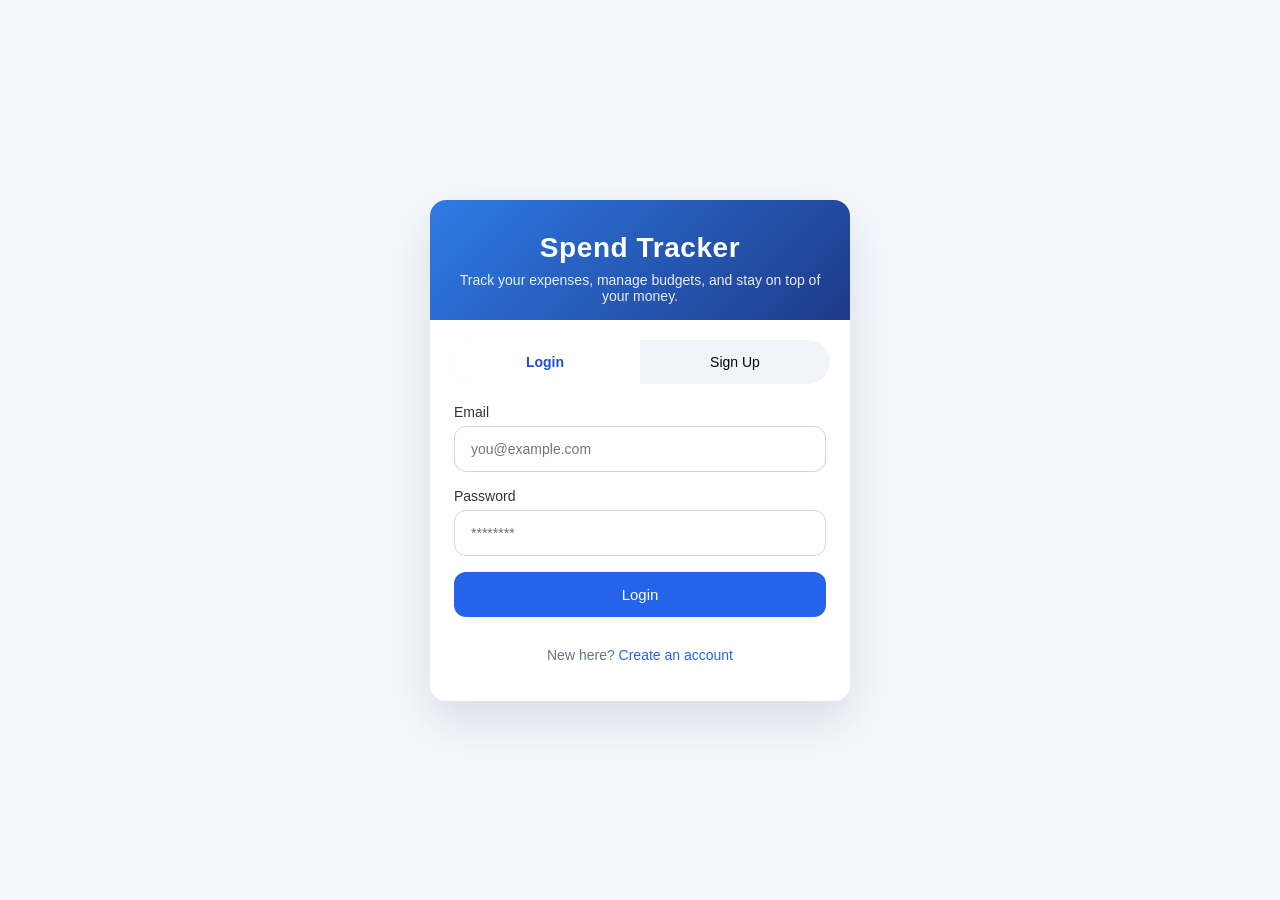
<file: public/index.html>
<!DOCTYPE html>
<html lang="en">
<head>
    <meta charset="UTF-8">
    <meta name="viewport" content="width=device-width, initial-scale=1.0">
    <title>Spend Tracker - Login</title>
    <link rel="stylesheet" href="login.css">
</head>
<body>
    <div class="container">
        <div class="brand">
            <h1>Spend Tracker</h1>
            <p>Track your expenses, manage budgets, and stay on top of your money.</p>
        </div>

        <div class="form-switch">
            <button id="loginTab" class="active" type="button">Login</button>
            <button id="signupTab" type="button">Sign Up</button>
        </div>

        <div class="form-content">
            <div id="alert" class="alert" style="display:none;"></div>

            <form id="loginForm">
                <div>
                    <label for="loginEmail">Email</label>
                    <input id="loginEmail" type="email" placeholder="you@example.com" required>
                </div>
                <div>
                    <label for="loginPassword">Password</label>
                    <input id="loginPassword" type="password" placeholder="********" required>
                </div>
                <button class="submit-button" type="submit" id="loginBtn">Login</button>
                <p class="hint">New here? <a href="#" id="switchToSignup">Create an account</a></p>
            </form>

            <form id="signupForm" style="display:none;">
                <div>
                    <label for="signupName">Full Name</label>
                    <input id="signupName" type="text" placeholder="Your name" required>
                </div>
                <div>
                    <label for="signupEmail">Email</label>
                    <input id="signupEmail" type="email" placeholder="you@example.com" required>
                </div>
                <div>
                    <label for="signupPassword">Password</label>
                    <input id="signupPassword" type="password" placeholder="Create a password (min 6 chars)" required>
                </div>
                <button class="submit-button" type="submit" id="signupBtn">Sign Up</button>
                <p class="hint">Already registered? <a href="#" id="switchToLogin">Log in instead</a></p>
            </form>
        </div>
    </div>

    <script src="script.js"></script>
</body>
</html>
</file>
<file: public/login.css>
:root {
    font-family: Arial, sans-serif;
    color: #333;
    background: #f4f7fb;
}

* {
    box-sizing: border-box;
}

body {
    margin: 0;
    min-height: 100vh;
    display: flex;
    align-items: center;
    justify-content: center;
    padding: 20px;
}

.container {
    width: 100%;
    max-width: 420px;
    background: #ffffff;
    border-radius: 16px;
    box-shadow: 0 20px 45px rgba(35, 35, 90, 0.12);
    overflow: hidden;
}

.brand {
    padding: 32px 24px 16px;
    text-align: center;
    background: linear-gradient(135deg, #2e7be5, #1e3a8a);
    color: white;
}

.brand h1 {
    margin: 0;
    font-size: 28px;
    letter-spacing: 0.02em;
}

.brand p {
    margin: 8px 0 0;
    font-size: 14px;
    opacity: 0.9;
}

.form-switch {
    display: flex;
    background: #f1f5f9;
    margin: 20px;
    border-radius: 999px;
    overflow: hidden;
}

.form-switch button {
    flex: 1;
    border: none;
    padding: 14px 0;
    font-size: 14px;
    cursor: pointer;
    background: transparent;
    transition: background 0.25s ease;
}

.form-switch button.active {
    background: white;
    color: #1d4ed8;
    font-weight: 700;
}

.form-content {
    padding: 0 24px 24px;
}

form {
    display: grid;
    gap: 16px;
}

label {
    font-size: 14px;
    margin-bottom: 6px;
    display: block;
}

input {
    width: 100%;
    padding: 14px 16px;
    border: 1px solid #d1d5db;
    border-radius: 12px;
    font-size: 14px;
    outline: none;
    transition: border-color 0.2s ease, box-shadow 0.2s ease;
}

input:focus {
    border-color: #3b82f6;
    box-shadow: 0 0 0 4px rgba(59, 130, 246, 0.12);
}

.submit-button {
    background: #2563eb;
    border: none;
    padding: 14px;
    color: white;
    font-size: 15px;
    border-radius: 12px;
    cursor: pointer;
    transition: background 0.2s ease;
}

.submit-button:hover {
    background: #1d4ed8;
}

.hint {
    text-align: center;
    color: #64748b;
    font-size: 14px;
}

.hint a {
    color: #2563eb;
    text-decoration: none;
}

.alert {
    padding: 12px 16px;
    border-radius: 12px;
    background: #eef2ff;
    color: #1e3a8a;
    border: 1px solid #c7d2fe;
    font-size: 14px;
}
</file>
<file: public/style.css>
@import url('https://fonts.googleapis.com/css2?family=Roboto:wght@400;700&display=swap');

* {
    margin: 0;
    padding: 0;
    box-sizing: border-box;
    font-family: 'Roboto', sans-serif;
}

::-webkit-scrollbar { width: 0; }

body {
    background-color: rgb(226, 226, 226);
    color: #333;
}

h1 { margin: 0; font-size: 24px; }

.form-group {
    display: flex;
    flex-wrap: wrap;
    gap: 10px;
    padding: 15px 20px;
    background-color: #f5f5f5;
    border-bottom: 1px solid #ddd;
}

.form-group input,
.form-group select,
.form-group button {
    padding: 10px 15px;
    border: 1px solid #ccc;
    font-size: 14px;
    border-radius: 6px;
}

.form-group button {
    background-color: #28a745;
    color: white;
    border: none;
    cursor: pointer;
    transition: 0.3s;
}

.form-group button:hover { background-color: #218838; }
button:disabled { opacity: 0.5; pointer-events: none; }

.form-group input,
.form-group select { flex: 1; min-width: 120px; }
.form-group button { flex: 0 0 auto; }

table {
    width: 100%;
    border-collapse: collapse;
    margin: 20px 0;
}

table th, table td {
    padding: 12px;
    text-align: left;
    border: 1px solid #ddd;
}

table th { background-color: #f4f4f4; }

.empty-table-message {
    text-align: center;
    font-size: 16px;
    font-weight: bold;
    color: #888;
    padding: 20px;
}

.cat-badge {
    display: inline-block;
    padding: 3px 10px;
    border-radius: 12px;
    font-size: 12px;
    font-weight: bold;
    color: white;
}
.cat-food          { background: #f97316; }
.cat-transport     { background: #3b82f6; }
.cat-entertainment { background: #a855f7; }
.cat-utilities     { background: #10b981; }
.cat-others        { background: #6b7280; }

.actions button {
    margin: 0 5px;
    padding: 8px 12px;
    border: none;
    cursor: pointer;
    border-radius: 20px;
    font-size: 14px;
    font-weight: bold;
    transition: 0.3s;
}

.edit-btn {
    background-color: #007bff; color: white;
    border: none; outline: none;
    border-radius: 10px; padding: 10px 12px;
    cursor: pointer; font-size: 16px;
}
.edit-btn:hover { background-color: #0056b3; }

.delete-btn {
    background-color: #dc3545; color: white;
    border: none; outline: none;
    border-radius: 10px; padding: 10px 12px;
    cursor: pointer; font-size: 16px;
}
.delete-btn:hover { background-color: #c82333; }

.filter-group {
    display: flex;
    justify-content: space-between;
    align-items: center;
    padding: 0 20px 20px;
}

.total { font-size: 16px; font-weight: bold; }

.modal {
    position: fixed; top: 0; left: 0;
    width: 100%; height: 100%;
    background-color: rgba(0,0,0,0.6);
    display: none;
    justify-content: center;
    align-items: center;
    z-index: 1000;
}

.modal-content {
    background-color: white;
    padding: 20px 30px;
    border-radius: 10px;
    width: 400px;
    box-shadow: 0 6px 15px rgba(0,0,0,0.3);
    text-align: center;
    animation: fadeIn 0.3s ease-in-out;
}

@keyframes fadeIn {
    from { opacity: 0; transform: scale(0.9); }
    to   { opacity: 1; transform: scale(1); }
}

.modal-content h2 { margin-bottom: 20px; font-size: 20px; color: #333; }

.modal-content input,
.modal-content select {
    margin: 10px 0; padding: 10px;
    width: 100%; font-size: 14px;
    border-radius: 6px; border: 1px solid #ccc;
}

.modal-content button {
    border: none; cursor: pointer;
    padding: 10px 15px; border-radius: 15px;
    margin: 10px 0; font-size: 14px;
}

.modal-content .confirm-btn {
    background-color: #28a745; color: white;
    font-weight: bold; transition: 0.3s;
}
.modal-content .confirm-btn:hover { background-color: #218838; }

.modal-content .cancel-btn {
    background-color: #dc3545; color: white;
    font-weight: bold; transition: 0.3s;
}
.modal-content .cancel-btn:hover { background-color: #a71d2a; }

.modal-content p { font-size: 14px; color: #666; margin-bottom: 20px; }

@media (max-width: 768px) {
    .form-group { flex-direction: column; align-items: stretch; }
    .form-group input, .form-group select, .form-group button {
        width: 100%; margin-bottom: 10px;
    }
    table { font-size: 14px; }
    .filter-group { flex-direction: column; align-items: flex-start; }
    .filter-group select, .total { width: 100%; }
    td button { width: 100%; margin-bottom: 5px; }
}

@media (max-width: 480px) {
    .modal-content { width: 90%; }
    table th, table td { padding: 8px; }
}
</file>
